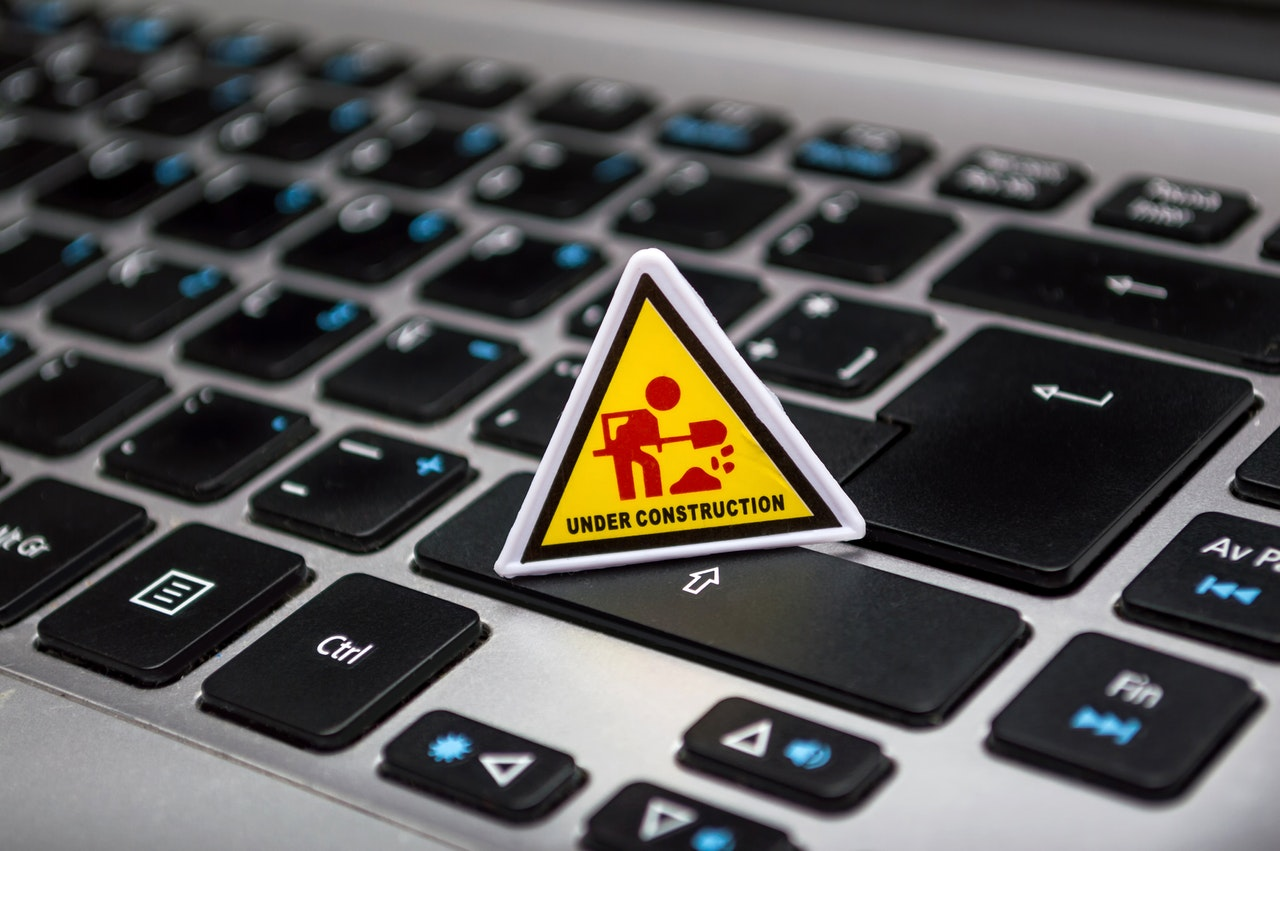
<file: about.html>
<!DOCTYPE html>
<html lang="en">
  <head>
    <meta charset="UTF-8" />
    <meta name="viewport" content="width=device-width, initial-scale=1.0" />
    <meta http-equiv="X-UA-Compatible" content="ie=edge" />
    <link rel="stylesheet" href="style.css" />
  </head>
  <body class="images"></body>
</html>
</file>
<file: style.css>
/*Css variables*/

:root {
  --primary: #ddd;
  --dark: #333;
  --light: #fff;
  --shadow: 0 1px 5px rgba(104, 104, 104, 0.8);
}

html {
  box-sizing: border-box;
  font-family: Arial, Helvetica, sans-serif;
  color: var(--dark);
}

body {
  background: #ccc;
  margin: 30px 50px;
  line-height: 1.4;
}

.btn {
  background: var(--dark);
  color: var(--light);
  padding: 0.6rem 1.3rem;
  text-decoration: none;
  border: 0;
}

img {
  max-width: 100%;
}
.wrapper {
  display: grid;
  grid-gap: 20px;
}

/*navigation*/

.main-nav ul {
  display: grid;
  grid-gap: 20px;
  padding: 0;
  list-style: none;
  grid-template-columns: repeat(4, 1fr);
}

.main-nav a {
  background: var(--primary);
  display: block;
  text-decoration: none;
  padding: 0.8rem;
  text-align: center;
  color: var(--dark);
  text-transform: uppercase;
  font-size: 1.1rem;
  box-shadow: var(--shadow);
}

.main-nav a:hover {
  background: var(--dark);
  color: var(--light);
}

/*Top container*/
.top-container {
  display: grid;
  grid-gap: 20px;
  grid-template-areas:
    "showcase showcase top-box-a"
    "showcase showcase top-box-b";
}

/*Showcase */
.showcase {
  grid-area: showcase;
  min-height: 400px;
  background: url(img/img3.jpeg);
  background-size: cover;
  background-position: center;
  padding: 3rem;
  display: flex;
  flex-direction: column;
  align-items: start;
  justify-content: center;
  box-shadow: var(--shadow);
}

.showcase h1 {
  font-size: 4rem;
  margin-bottom: 0;
  color: var(--light);
}

.showcase p {
  font-size: 1.3rem;
  margin-top: 0;
  color: var(--light);
}

/*Top Box*/

.top-box {
  background: var(--primary);
  display: grid;
  align-items: center;
  justify-items: center;
  box-shadow: var(--shadow);
  padding: 1.5rem;
}

.top-box .price {
  font-size: 2.5rem;
}

.top-box-a {
  grid-area: top-box-a;
}
.top-box-b {
  grid-area: top-box-b;
}

/*Boxes*/

.boxes {
  display: grid;
  grid-gap: 20px;
  grid-template-columns: repeat(auto-fit, minmax(200px, 1fr));
}

.box {
  background: var(--primary);
  text-align: center;
  padding: 1.5rem, 2rem;
  box-shadow: var(--shadow);
}

/*Info*/

.info {
  background: var(--primary);
  box-shadow: var(--shadow);
  display: grid;
  grid-gap: 30px;
  grid-template-columns: repeat(2, 1fr);
  padding: 3rem;
}

/*Porfolio*/
.portfolio {
  display: grid;
  grid-gap: 20px;
  grid-template-columns: repeat(auto-fit, minmax(200px, 1fr));
}

.portfolio img {
  width: 100%;
  box-shadow: var(--shadow);
}

.images {
  background: url(img/under.jpeg);
  background-repeat: no-repeat;
}

/*Footer*/

footer {
  margin-top: 2rem;
  background: var(--dark);
  color: var(--light);
  text-align: center;
  padding: 1rem;
}

/*Media Query*/

@media (max-width: 700px) {
  .top-container {
    grid-template-areas:
      "showcase showcase"
      "top-box-a top-box-b";
  }

  .showcase h1 {
    font-size: 2.5rem;
  }

  .main-nav ul {
    grid-template-columns: 1fr;
  }
  .info {
    grid-template-columns: 1fr;
  }

  .info .btn {
    display: block;
    text-align: center;
    margin: auto;
  }
}

@media (max-width: 500px) {
  .top-container {
    grid-template-areas:
      "showcase"
      "top-box-a"
      "top-box-b";
  }
}
</file>
